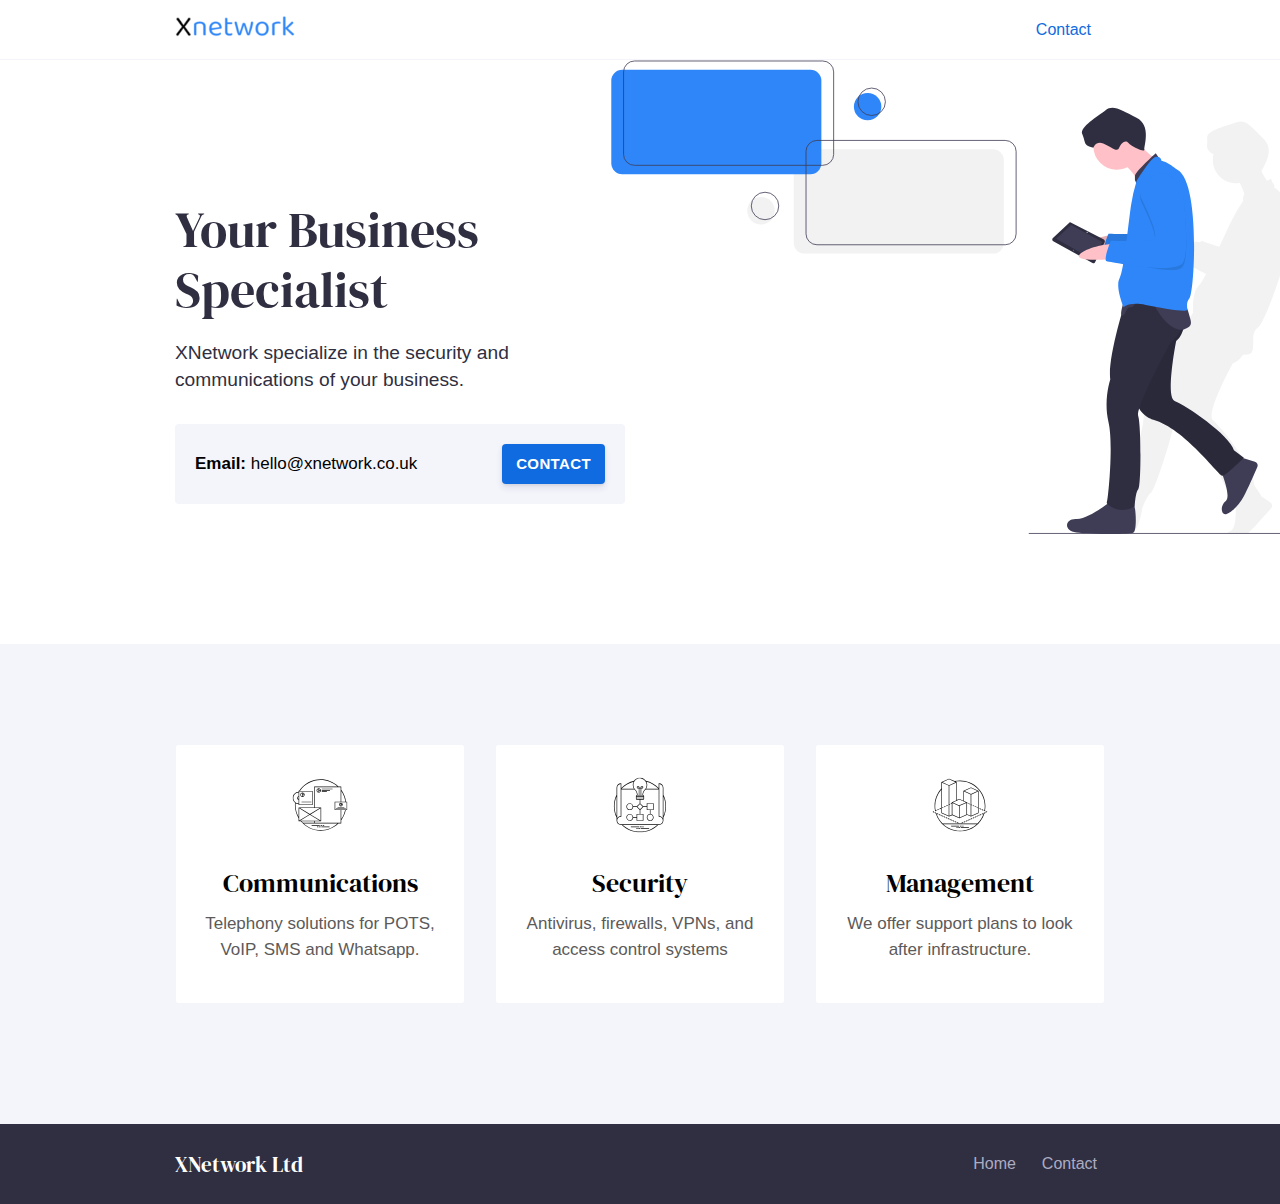
<file: index.html>
<!DOCTYPE html>
<html lang="en">

<head>
	<meta name="generator" content="Hugo 0.69.1" />
  






  <meta charset="utf-8">
  <meta http-equiv="x-ua-compatible" content="ie=edge">
  <title></title>
  <meta name="viewport" content="width=device-width, initial-scale=1">
  
<meta name="description" content="IT consultancy in Essex" />

  <link rel="icon" href="/favicon-32x32.png">

  
  
  
  <link rel="stylesheet" href="/css/style.min.ebbf99f11a9fdb8ec7fe04e639eb427dacda9ef0b039c84cced350492aa91947.css">
  
  
</head>

<body class='page page-home'>
  






  <div id="main-menu-mobile" class="main-menu-mobile">
  <ul>
    
    
    <li class="menu-item-contact">
      <a href="/contact/">
        <span>Contact</span>
      </a>
    </li>
    
  </ul>
</div>
  <div class="wrapper">
    <div class='header'>
  <div class="container">
    <div class="logo">
      <a href="https://xnetwork.co.uk"><img alt="XNetwork Ltd" src="/images/logo.png" /></a>
    </div>
    <div class="logo-mobile">
      <a href="https://xnetwork.co.uk"><img alt="XNetwork Ltd" src="/images/logo-mobile.png" /></a>
    </div>
    <div id="main-menu" class="main-menu">
  <ul>
    
    
    <li class="menu-item-contact">
      <a href="/contact/">
        
        <span>Contact</span>
      </a>
    </li>
    
  </ul>
</div>
    <button id="toggle-main-menu-mobile" class="hamburger hamburger--slider" type="button" aria-label="Mobile Menu">
  <span class="hamburger-box">
    <span class="hamburger-inner"></span>
  </span>
</button>
  </div>
</div>

    
<div class="intro">
  <div class="container">
    <div class="row justify-content-start">
      <div class="col-12 col-md-7 col-lg-6 order-2 order-md-1">
        <h1 id="your-business-specialist">Your Business Specialist</h1>
<h2 id="xnetwork-specialize-in-the-security-and-communications-of-your-business">XNetwork specialize in the security and communications of your business.</h2>

        <div class="call">
  <div class="call-box-top">

    <div class="call-email"><strong>Email: </strong> hello@xnetwork.co.uk </div>
  </div>
  <div class="call-box-bottom">
    <a href="/contact/" class="button">Contact</a>
  </div>
</div>

      </div>
      
      <div class="col-12 col-md-5 col-lg-6 order-1 order-md-2 position-relative">
        <img
          class="intro-image intro-image-absolute intro-image-hide-mobile"
          src="/images/undraw_problem_solving_ft81.svg" />
      </div>
      
    </div>
  </div>
</div>

<div class="strip strip-grey">
  <div class="container pt-6 pb-6 pt-md-10 pb-md-10">
    <div class="row justify-content-center">
      
      <div class="col-12 col-md-6 col-lg-4 mb-2">
        <div class="feature">
          
          <div class="feature-image"><img alt="Communications logo" src="/images/features/noun_branding_1885335.svg" /></div>
          
          <h2 class="feature-title">Communications</h2>
          <div class="feature-content">
            <p>Telephony solutions for POTS, VoIP, SMS and Whatsapp.</p>
          </div>
        </div>
      </div>
      
      <div class="col-12 col-md-6 col-lg-4 mb-2">
        <div class="feature">
          
          <div class="feature-image"><img alt="Security logo" src="/images/features/noun_The%20Process_1885341.svg" /></div>
          
          <h2 class="feature-title">Security</h2>
          <div class="feature-content">
            <p>Antivirus, firewalls, VPNs, and access control systems</p>
          </div>
        </div>
      </div>
      
      <div class="col-12 col-md-6 col-lg-4 mb-2">
        <div class="feature">
          
          <div class="feature-image"><img alt="Management logo" src="/images/features/noun_3d%20modeling_1885342.svg" /></div>
          
          <h2 class="feature-title">Management</h2>
          <div class="feature-content">
            <p>We offer support plans to look after infrastructure.</p>
          </div>
        </div>
      </div>
      
    </div>
  </div>
</div>

  </div>

  <div class="footer">
  <div class="container">
    <div class="row">
      <div class="col-12">
        <div class="footer-inner">
          <h3 class="footer-title">XNetwork Ltd</h3>
          <ul>
            
            
            <li class="menu-item-home">
              <a href="/">
                Home
              </a>
            </li>
            
            <li class="menu-item-contact">
              <a href="/contact/">
                Contact
              </a>
            </li>
            
          </ul>
        </div>
      </div>
    </div>
  </div>
</div>

  

  
  

  
  <script type="text/javascript" src="/js/scripts.min.bf1e1f7ae8e03db5f012356e825843facdff51c0a559cb0d27fe2bbe1db405c2.js"></script>
  

  






  
  <link href="https://fonts.googleapis.com/css?family=DM+Serif+Display&display=swap" rel="stylesheet">
</body>

</html>
</file>
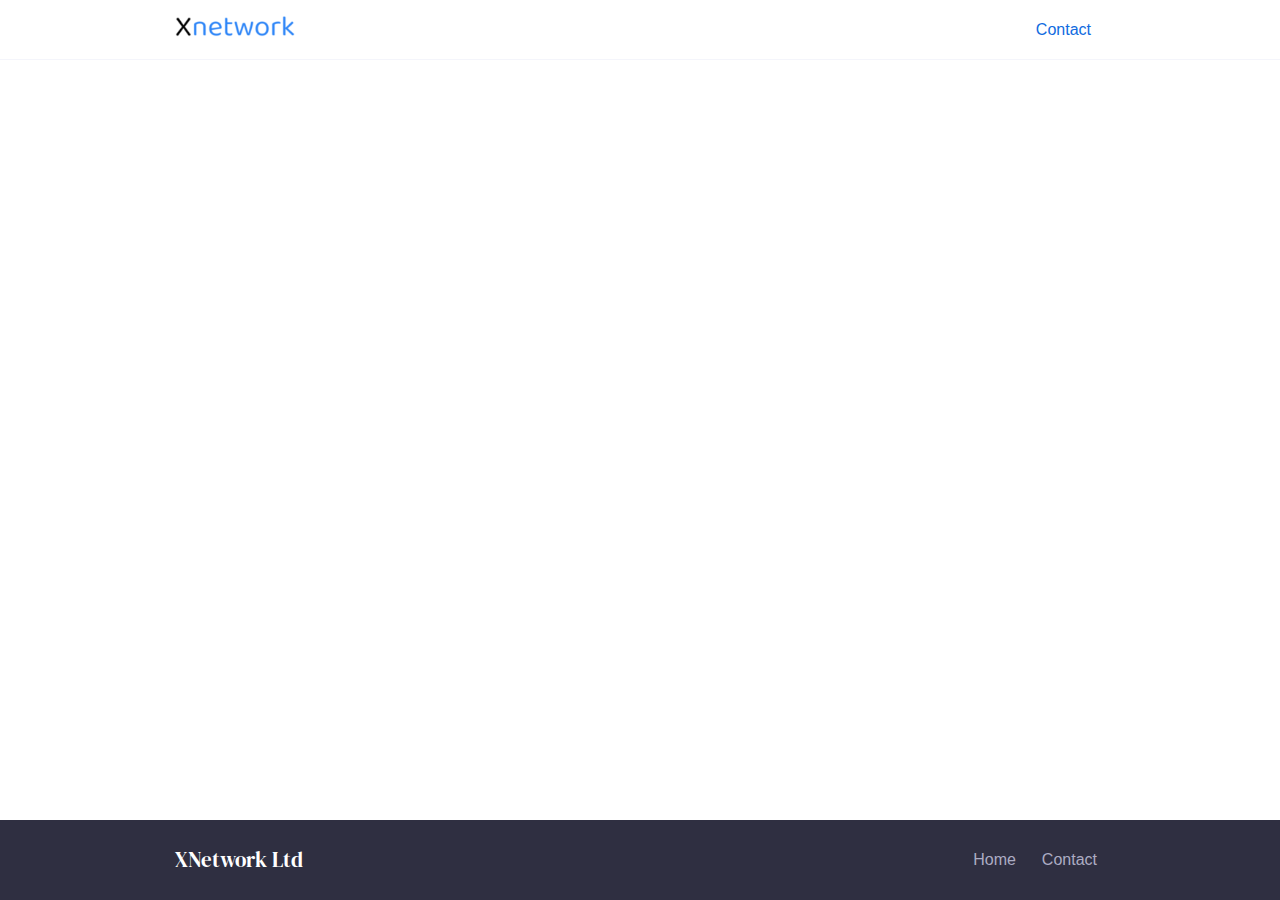
<file: categories/index.html>
<!DOCTYPE html>
<html lang="en">

<head>
  






  <meta charset="utf-8">
  <meta http-equiv="x-ua-compatible" content="ie=edge">
  <title>Categories - XNetwork Ltd</title>
  <meta name="viewport" content="width=device-width, initial-scale=1">
  
  <link rel="icon" href="/favicon-32x32.png">

  
  
  
  <link rel="stylesheet" href="/css/style.min.ebbf99f11a9fdb8ec7fe04e639eb427dacda9ef0b039c84cced350492aa91947.css">
  
  
</head>

<body class='page page-default-list'>
  






  <div id="main-menu-mobile" class="main-menu-mobile">
  <ul>
    
    
    <li class="menu-item-contact">
      <a href="/contact/">
        <span>Contact</span>
      </a>
    </li>
    
  </ul>
</div>
  <div class="wrapper">
    <div class='header'>
  <div class="container">
    <div class="logo">
      <a href="https://xnetwork.co.uk"><img alt="XNetwork Ltd" src="/images/logo.png" /></a>
    </div>
    <div class="logo-mobile">
      <a href="https://xnetwork.co.uk"><img alt="XNetwork Ltd" src="/images/logo-mobile.png" /></a>
    </div>
    <div id="main-menu" class="main-menu">
  <ul>
    
    
    <li class="menu-item-contact">
      <a href="/contact/">
        
        <span>Contact</span>
      </a>
    </li>
    
  </ul>
</div>
    <button id="toggle-main-menu-mobile" class="hamburger hamburger--slider" type="button" aria-label="Mobile Menu">
  <span class="hamburger-box">
    <span class="hamburger-inner"></span>
  </span>
</button>
  </div>
</div>

    
<div class="intro">
  <div class="container">
    <div class="row justify-content-start">
      <div class="col-12 col-md-7 col-lg-6 order-2 order-md-1">
        
      </div>
      
    </div>
  </div>
</div>

<div class="container pt-6 pb-md-12">
  <div class="row">
    
  </div>
</div>

  </div>

  <div class="footer">
  <div class="container">
    <div class="row">
      <div class="col-12">
        <div class="footer-inner">
          <h3 class="footer-title">XNetwork Ltd</h3>
          <ul>
            
            
            <li class="menu-item-home">
              <a href="/">
                Home
              </a>
            </li>
            
            <li class="menu-item-contact">
              <a href="/contact/">
                Contact
              </a>
            </li>
            
          </ul>
        </div>
      </div>
    </div>
  </div>
</div>

  

  
  

  
  <script type="text/javascript" src="/js/scripts.min.bf1e1f7ae8e03db5f012356e825843facdff51c0a559cb0d27fe2bbe1db405c2.js"></script>
  

  






  
  <link href="https://fonts.googleapis.com/css?family=DM+Serif+Display&display=swap" rel="stylesheet">
</body>

</html>
</file>
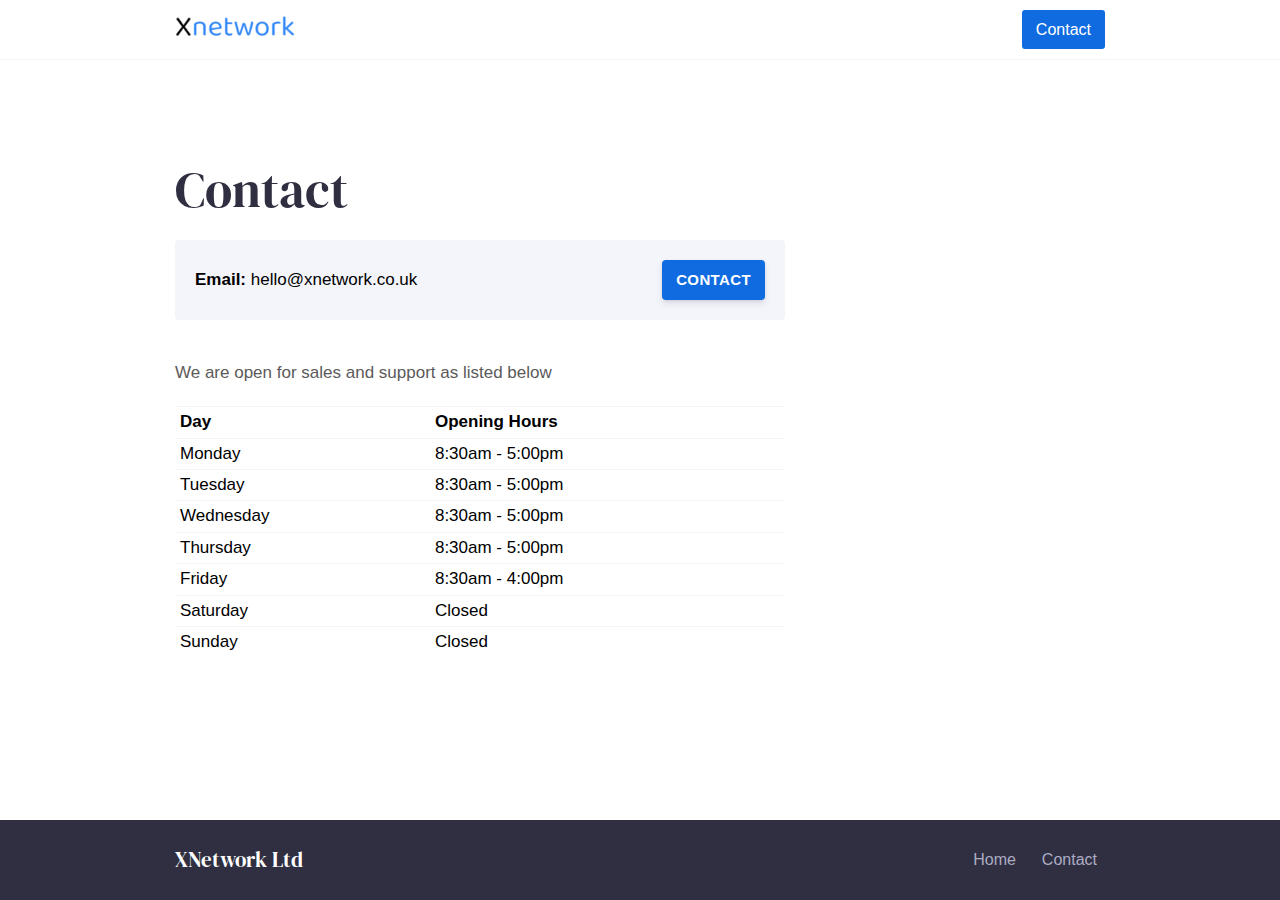
<file: contact/index.html>
<!DOCTYPE html>
<html lang="en">

<head>
  






  <meta charset="utf-8">
  <meta http-equiv="x-ua-compatible" content="ie=edge">
  <title>Contact - XNetwork Ltd</title>
  <meta name="viewport" content="width=device-width, initial-scale=1">
  
  <link rel="icon" href="/favicon-32x32.png">

  
  
  
  <link rel="stylesheet" href="/css/style.min.ebbf99f11a9fdb8ec7fe04e639eb427dacda9ef0b039c84cced350492aa91947.css">
  
  
</head>

<body class='page page-contact'>
  






  <div id="main-menu-mobile" class="main-menu-mobile">
  <ul>
    
    
    <li class="menu-item-contact active">
      <a href="/contact/">
        <span>Contact</span>
      </a>
    </li>
    
  </ul>
</div>
  <div class="wrapper">
    <div class='header'>
  <div class="container">
    <div class="logo">
      <a href="https://xnetwork.co.uk"><img alt="XNetwork Ltd" src="/images/logo.png" /></a>
    </div>
    <div class="logo-mobile">
      <a href="https://xnetwork.co.uk"><img alt="XNetwork Ltd" src="/images/logo-mobile.png" /></a>
    </div>
    <div id="main-menu" class="main-menu">
  <ul>
    
    
    <li class="menu-item-contact active">
      <a href="/contact/">
        
        <span>Contact</span>
      </a>
    </li>
    
  </ul>
</div>
    <button id="toggle-main-menu-mobile" class="hamburger hamburger--slider" type="button" aria-label="Mobile Menu">
  <span class="hamburger-box">
    <span class="hamburger-inner"></span>
  </span>
</button>
  </div>
</div>

    
<div class="container pb-6 pt-6 pt-md-10 pb-md-10">
  <div class="row justify-content-start">
    <div class="col-12 col-md-8">
      <div class="service service-single">
        <h1 class="title">Contact</h1>
        <div class="call">
  <div class="call-box-top">

    <div class="call-email"><strong>Email: </strong> hello@xnetwork.co.uk </div>
  </div>
  <div class="call-box-bottom">
    <a href="/contact/" class="button">Contact</a>
  </div>
</div>

        <div class="content mt-4"><p>We are open for sales and support as listed below</p>
<table>
<thead>
<tr>
<th>Day</th>
<th>Opening Hours</th>
</tr>
</thead>
<tbody>
<tr>
<td>Monday</td>
<td>8:30am - 5:00pm</td>
</tr>
<tr>
<td>Tuesday</td>
<td>8:30am - 5:00pm</td>
</tr>
<tr>
<td>Wednesday</td>
<td>8:30am - 5:00pm</td>
</tr>
<tr>
<td>Thursday</td>
<td>8:30am - 5:00pm</td>
</tr>
<tr>
<td>Friday</td>
<td>8:30am - 4:00pm</td>
</tr>
<tr>
<td>Saturday</td>
<td>Closed</td>
</tr>
<tr>
<td>Sunday</td>
<td>Closed</td>
</tr>
</tbody>
</table>
</div>
      </div>
    </div>
  </div>
</div>


  </div>

  <div class="footer">
  <div class="container">
    <div class="row">
      <div class="col-12">
        <div class="footer-inner">
          <h3 class="footer-title">XNetwork Ltd</h3>
          <ul>
            
            
            <li class="menu-item-home">
              <a href="/">
                Home
              </a>
            </li>
            
            <li class="menu-item-contact active">
              <a href="/contact/">
                Contact
              </a>
            </li>
            
          </ul>
        </div>
      </div>
    </div>
  </div>
</div>

  

  
  

  
  <script type="text/javascript" src="/js/scripts.min.bf1e1f7ae8e03db5f012356e825843facdff51c0a559cb0d27fe2bbe1db405c2.js"></script>
  

  






  
  <link href="https://fonts.googleapis.com/css?family=DM+Serif+Display&display=swap" rel="stylesheet">
</body>

</html>
</file>
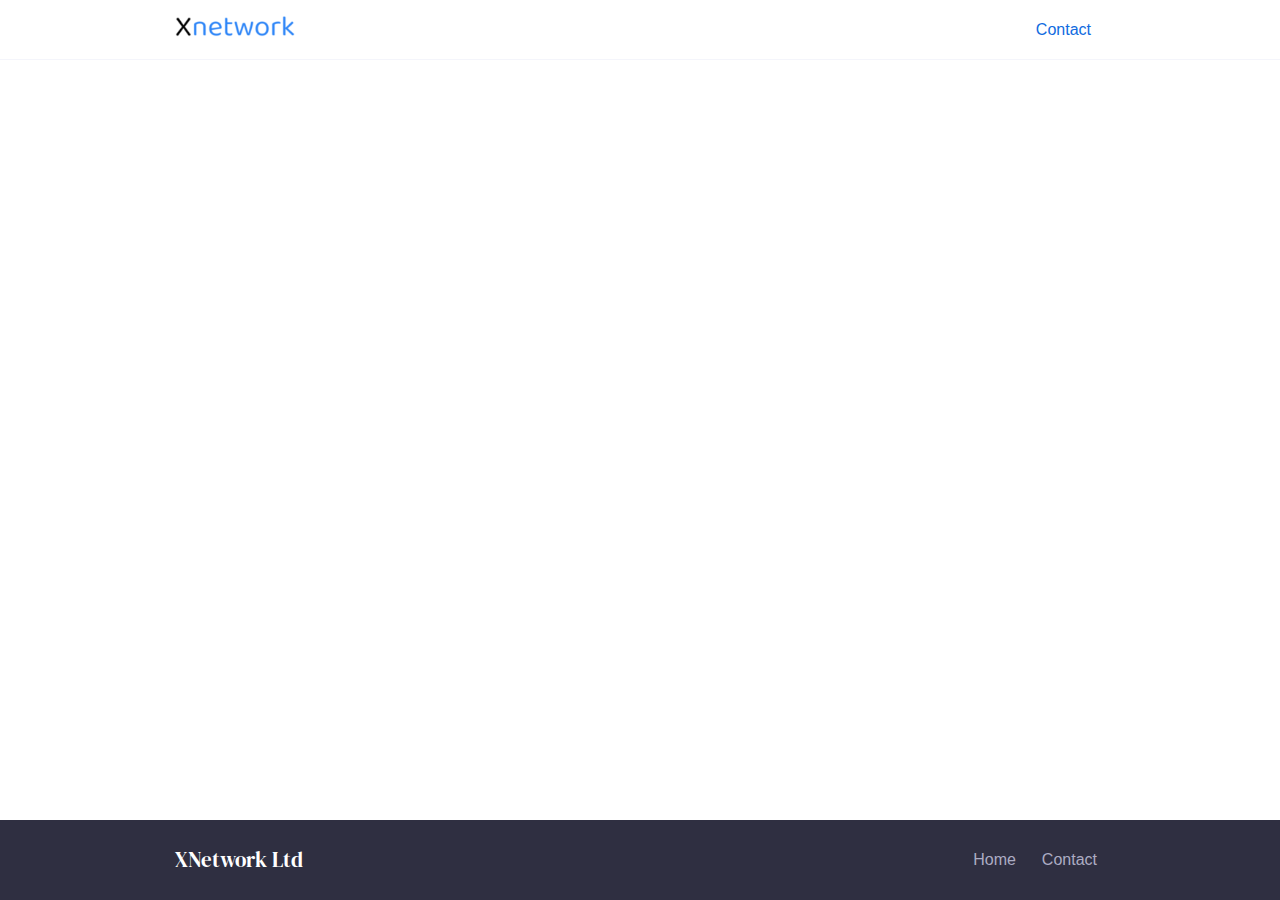
<file: tags/index.html>
<!DOCTYPE html>
<html lang="en">

<head>
  






  <meta charset="utf-8">
  <meta http-equiv="x-ua-compatible" content="ie=edge">
  <title>Tags - XNetwork Ltd</title>
  <meta name="viewport" content="width=device-width, initial-scale=1">
  
  <link rel="icon" href="/favicon-32x32.png">

  
  
  
  <link rel="stylesheet" href="/css/style.min.ebbf99f11a9fdb8ec7fe04e639eb427dacda9ef0b039c84cced350492aa91947.css">
  
  
</head>

<body class='page page-default-list'>
  






  <div id="main-menu-mobile" class="main-menu-mobile">
  <ul>
    
    
    <li class="menu-item-contact">
      <a href="/contact/">
        <span>Contact</span>
      </a>
    </li>
    
  </ul>
</div>
  <div class="wrapper">
    <div class='header'>
  <div class="container">
    <div class="logo">
      <a href="https://xnetwork.co.uk"><img alt="XNetwork Ltd" src="/images/logo.png" /></a>
    </div>
    <div class="logo-mobile">
      <a href="https://xnetwork.co.uk"><img alt="XNetwork Ltd" src="/images/logo-mobile.png" /></a>
    </div>
    <div id="main-menu" class="main-menu">
  <ul>
    
    
    <li class="menu-item-contact">
      <a href="/contact/">
        
        <span>Contact</span>
      </a>
    </li>
    
  </ul>
</div>
    <button id="toggle-main-menu-mobile" class="hamburger hamburger--slider" type="button" aria-label="Mobile Menu">
  <span class="hamburger-box">
    <span class="hamburger-inner"></span>
  </span>
</button>
  </div>
</div>

    
<div class="intro">
  <div class="container">
    <div class="row justify-content-start">
      <div class="col-12 col-md-7 col-lg-6 order-2 order-md-1">
        
      </div>
      
    </div>
  </div>
</div>

<div class="container pt-6 pb-md-12">
  <div class="row">
    
  </div>
</div>

  </div>

  <div class="footer">
  <div class="container">
    <div class="row">
      <div class="col-12">
        <div class="footer-inner">
          <h3 class="footer-title">XNetwork Ltd</h3>
          <ul>
            
            
            <li class="menu-item-home">
              <a href="/">
                Home
              </a>
            </li>
            
            <li class="menu-item-contact">
              <a href="/contact/">
                Contact
              </a>
            </li>
            
          </ul>
        </div>
      </div>
    </div>
  </div>
</div>

  

  
  

  
  <script type="text/javascript" src="/js/scripts.min.bf1e1f7ae8e03db5f012356e825843facdff51c0a559cb0d27fe2bbe1db405c2.js"></script>
  

  






  
  <link href="https://fonts.googleapis.com/css?family=DM+Serif+Display&display=swap" rel="stylesheet">
</body>

</html>
</file>
